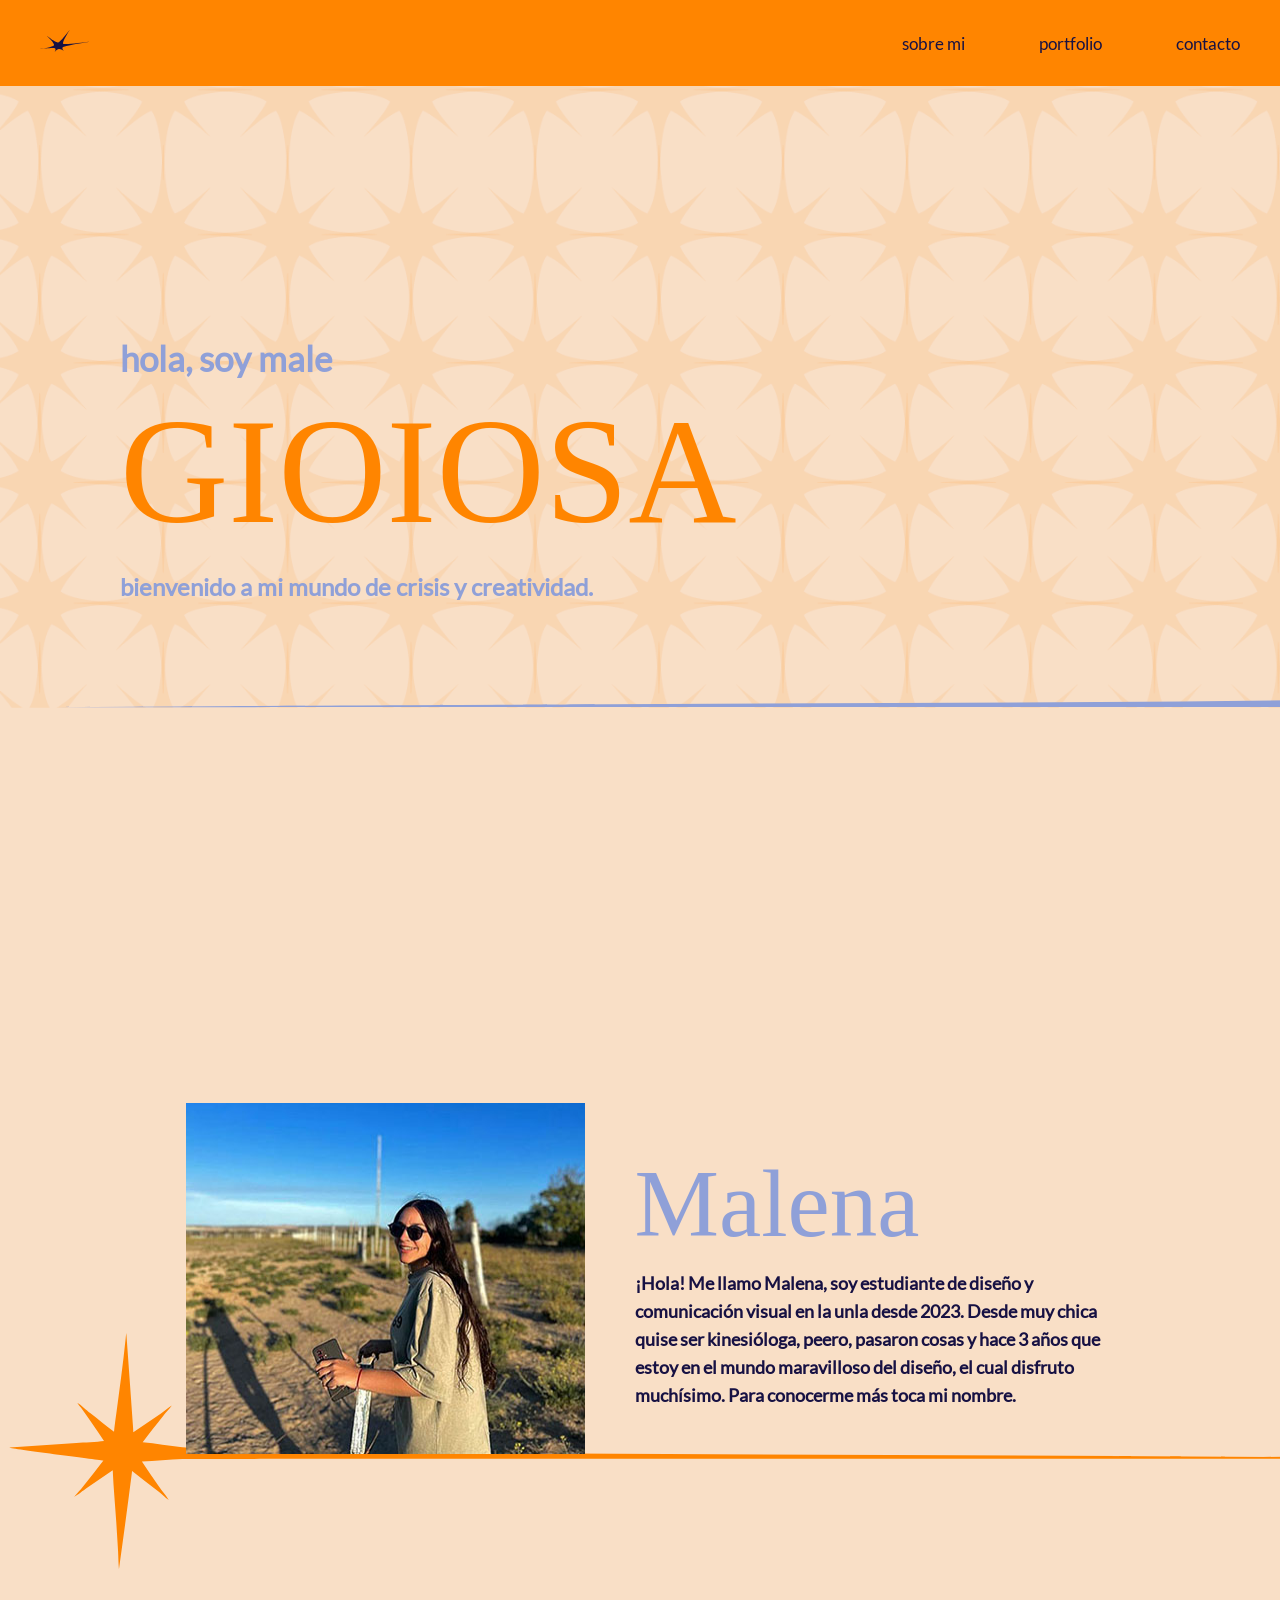
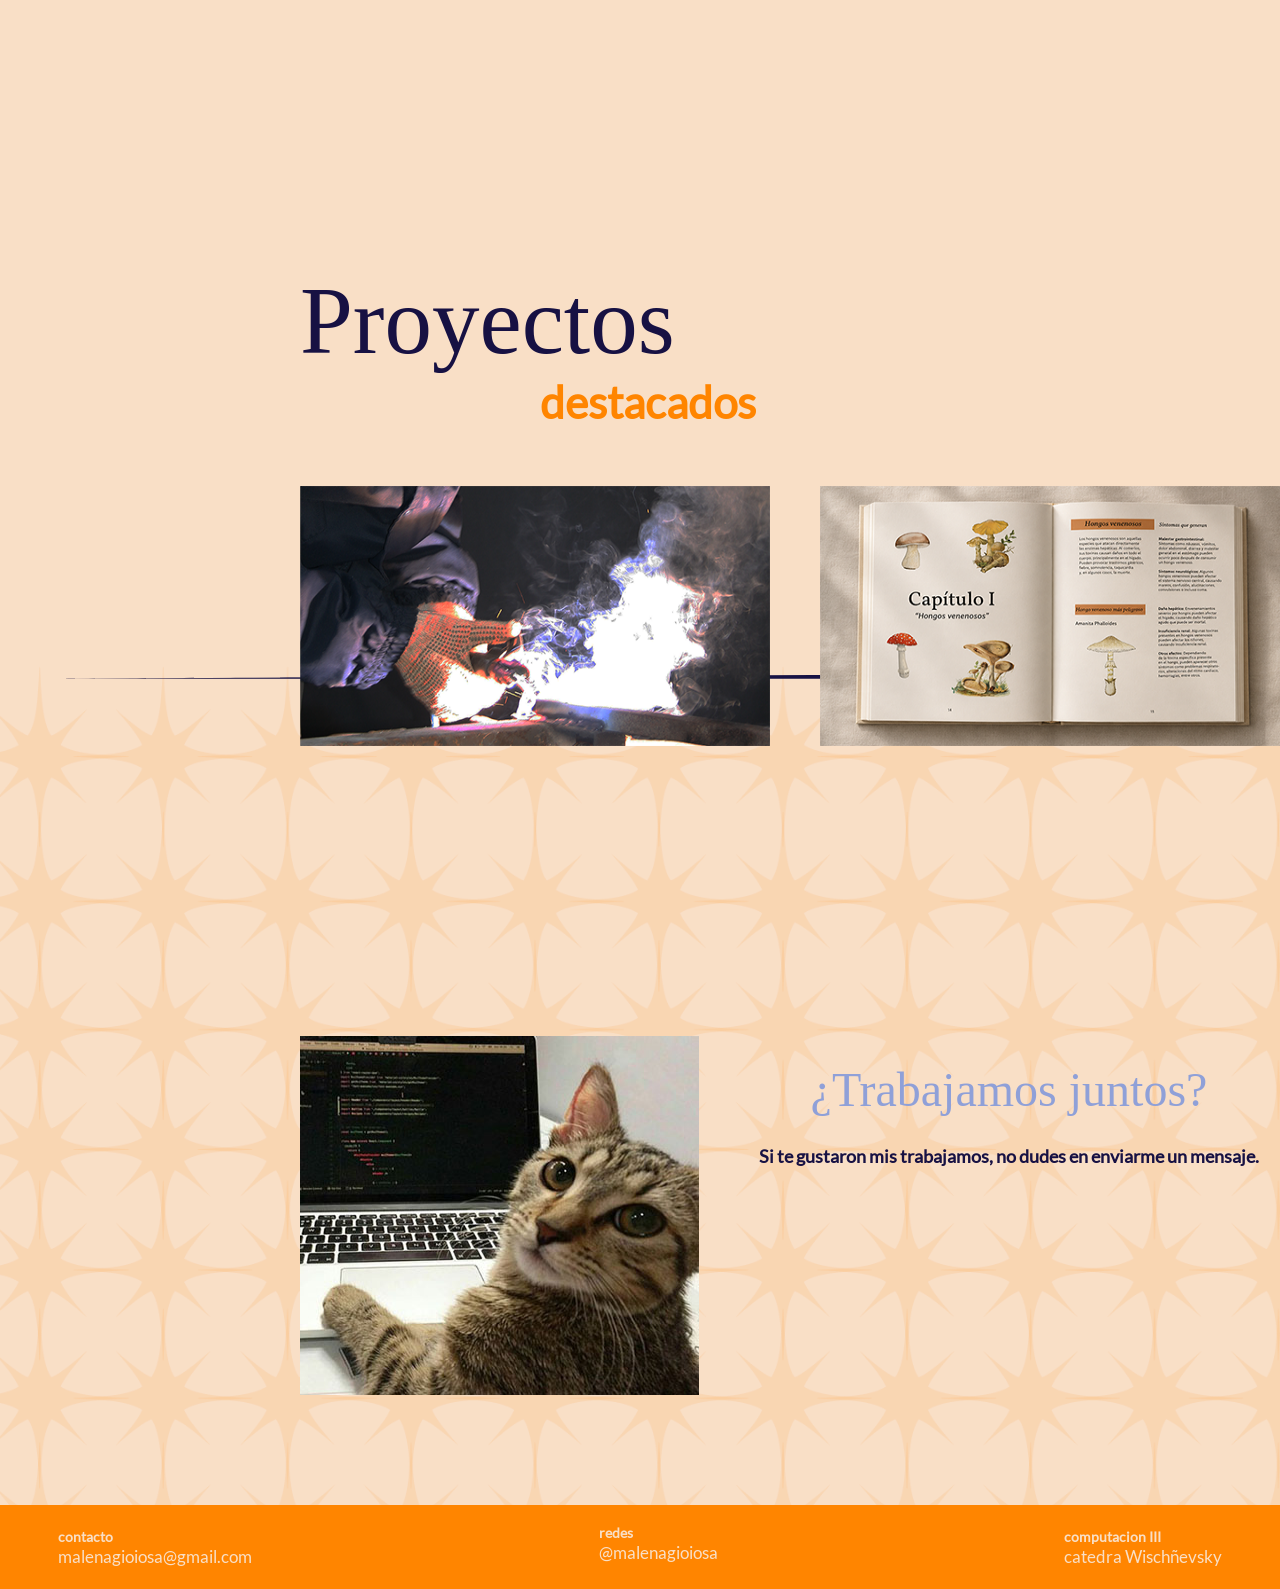
<file: index.html>
<!doctype html>
<html>
  <head>
    <meta charset="utf-8" />
    <title>Gioiosa Malena</title>
    <link rel="stylesheet" href="estilos.css" />
    <link rel="icon" type="image/x-icon" href="favicon.ico" />
    <meta name="viewport" content="width=device-width, initial-scale=1.0">
  </head>

  <body class="inicio">
    <header>
      <nav class="header">
        <a href="index.html">
          <img src="img/svg/logo.svg" alt="logo" width="49" height="82" />
        </a>
        <ul id="botones">
          <li>
            <a href="sobre-mi.html">sobre mi</a>
          </li>
          <li>
            <a href="portfolio.html">portfolio</a>
          </li>
          <li>
            <a href="contacto.html">contacto</a>
          </li>
        </ul>
      </nav>
    </header>

    <main>
      <section class="presentacion">
        <h2>hola, soy male</h2>
        <h1>GIOIOSA</h1>
        <h3>bienvenido a mi mundo de crisis y creatividad.</h3>
      </section>

      <section class="malena">
        <img
          src="img/malena-inicial.jpg"
          alt="fotografia-actual-de-malena"
          width="399"
          height="351"/>
        <article class="male">
          <a class="boton-male" href="sobre-mi.html">Malena</a>
          <p>
            ¡Hola! Me llamo Malena, soy estudiante de diseño y comunicación
            visual en la unla desde 2023. Desde muy chica quise ser kinesióloga,
            peero, pasaron cosas y hace 3 años que estoy en el mundo maravilloso
            del diseño, el cual disfruto muchísimo. Para conocerme más toca mi
            nombre.
          </p>
        </article>
        
      </section>

      <section class="proyectos">
        <a class="boton-proyectos" href="portfolio.html">Proyectos</a>
        <h3 class="dest">destacados</h3>
        <div class="destacado">
          <img
            src="img/fotografia-destacado.png"
            alt="trabajo de fotografia soldadura"
            width="470"
            height="260"
          />
          <img
            src="img/libro-hongos-destacado.png"
            alt="pagina de libro de hongos"
            width="470"
            height="260"
          />
        </div>
      </section>

      <section class="trabajamos-juntos">
        <img
          class="gatito"
          src="img/gato-trabajamos-juntos.jpg"
          alt="gato-utlizando-una-compu"
          width="399"
          height="359"
        />
        <article class="trabajamos">
          <a class="boton-trabajo" href="contacto.html">¿Trabajamos juntos?</a>
          <p>Si te gustaron mis trabajamos, no dudes en enviarme un mensaje.</p>
        </article>
      </section>
    </main>

    <footer>
      <div class="footer-izquierdo">
        <h4>contacto</h4>
        <h5>malenagioiosa@gmail.com</h5>
      </div>
      <div class="footer-medio">
        <h4>redes</h4>
        <h5>@malenagioiosa</h5>
      </div>
      <div class="footer-derecho">
        <h4>computacion III</h4>
        <h5>catedra Wischñevsky</h5>
      </div>
    </footer>
  </body>


</html>
</file>
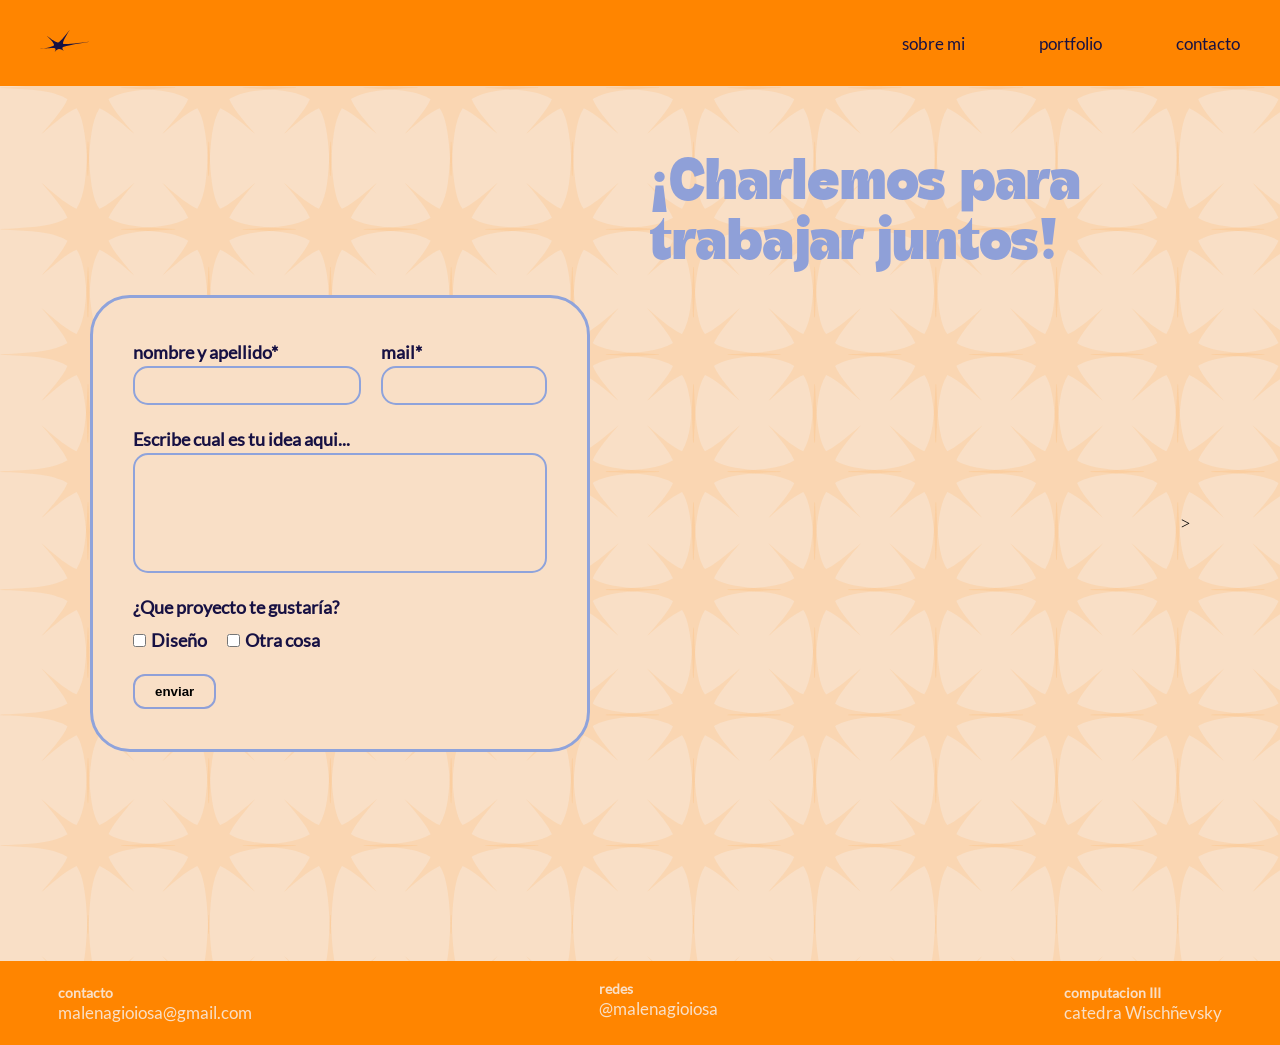
<file: contacto.html>
<!doctype html>
<html>
  <head>
    <meta charset="utf-8" />
    <title>Gioiosa Malena</title>
    <link rel="stylesheet" href="estilos.css" />
    <link rel="icon" type="image/x-icon" href="favicon.ico" />
  </head>

  <body class="fondo-contacto">
    <header>
      <nav>
        <div>
          <a href="index.html">
            <img src="img/svg/logo.svg" alt="logo" width="49" height="82" />
          </a>
        </div>
        <ul id="botones">
          <li>
            <a href="sobre-mi.html">sobre mi</a>
          </li>
          <li>
            <a href="portfolio.html">portfolio</a>
          </li>
          <il>
            <a href="contacto.html">contacto</a>
          </il>
        </ul>
      </nav>
    </header>

    <main id="main-contacto">
      <section class="contacto">
        <form
          method="post"
          action=""
          target="_blank"
          enctype="multipart/form-data"
        >
          <div class="datos">
            <div class="apellido">
              <label for="nombre">nombre y apellido*</label>
              <input
                type="text"
                name="nombre"
                id="nombre"
                maxlength="30"
                required
              />
            </div>
            <div class="email">
              <label for="email">mail*</label>
              <input type="mail" name="mail" id="email" required />
            </div>
          </div>

          <div class="idea">
            <label for="idea">Escribe cual es tu idea aqui...</label>
            <textarea name="idea" id="idea" maxlength="600" required></textarea>
          </div>

          <div class="gustaria">
            <p>¿Que proyecto te gustaría?</p>
            <div class="seleccionar">
              <label class="checkbox"
                ><input type="checkbox" /><span> Diseño</span></label
              >
              <label class="checkbox"
                ><input type="checkbox" /><span> Otra cosa</span></label
              >
            </div>
          </div>

          <input type="submit" class="boton-enviar" value="enviar" />
        </form>

        <h1 class="titulo-contacto">¡Charlemos para trabajar juntos!</h1>
        >
      </section>
    </main>

    <footer>
      <div class="footer-izquierdo">
        <h4>contacto</h4>
        <h5>malenagioiosa@gmail.com</h5>
      </div>
      <div class="footer-medio">
        <h4>redes</h4>
        <h5>@malenagioiosa</h5>
      </div>
      <div class="footer-derecho">
        <h4>computacion III</h4>
        <h5>catedra Wischñevsky</h5>
      </div>
    </footer>
  </body>
</html>
</file>
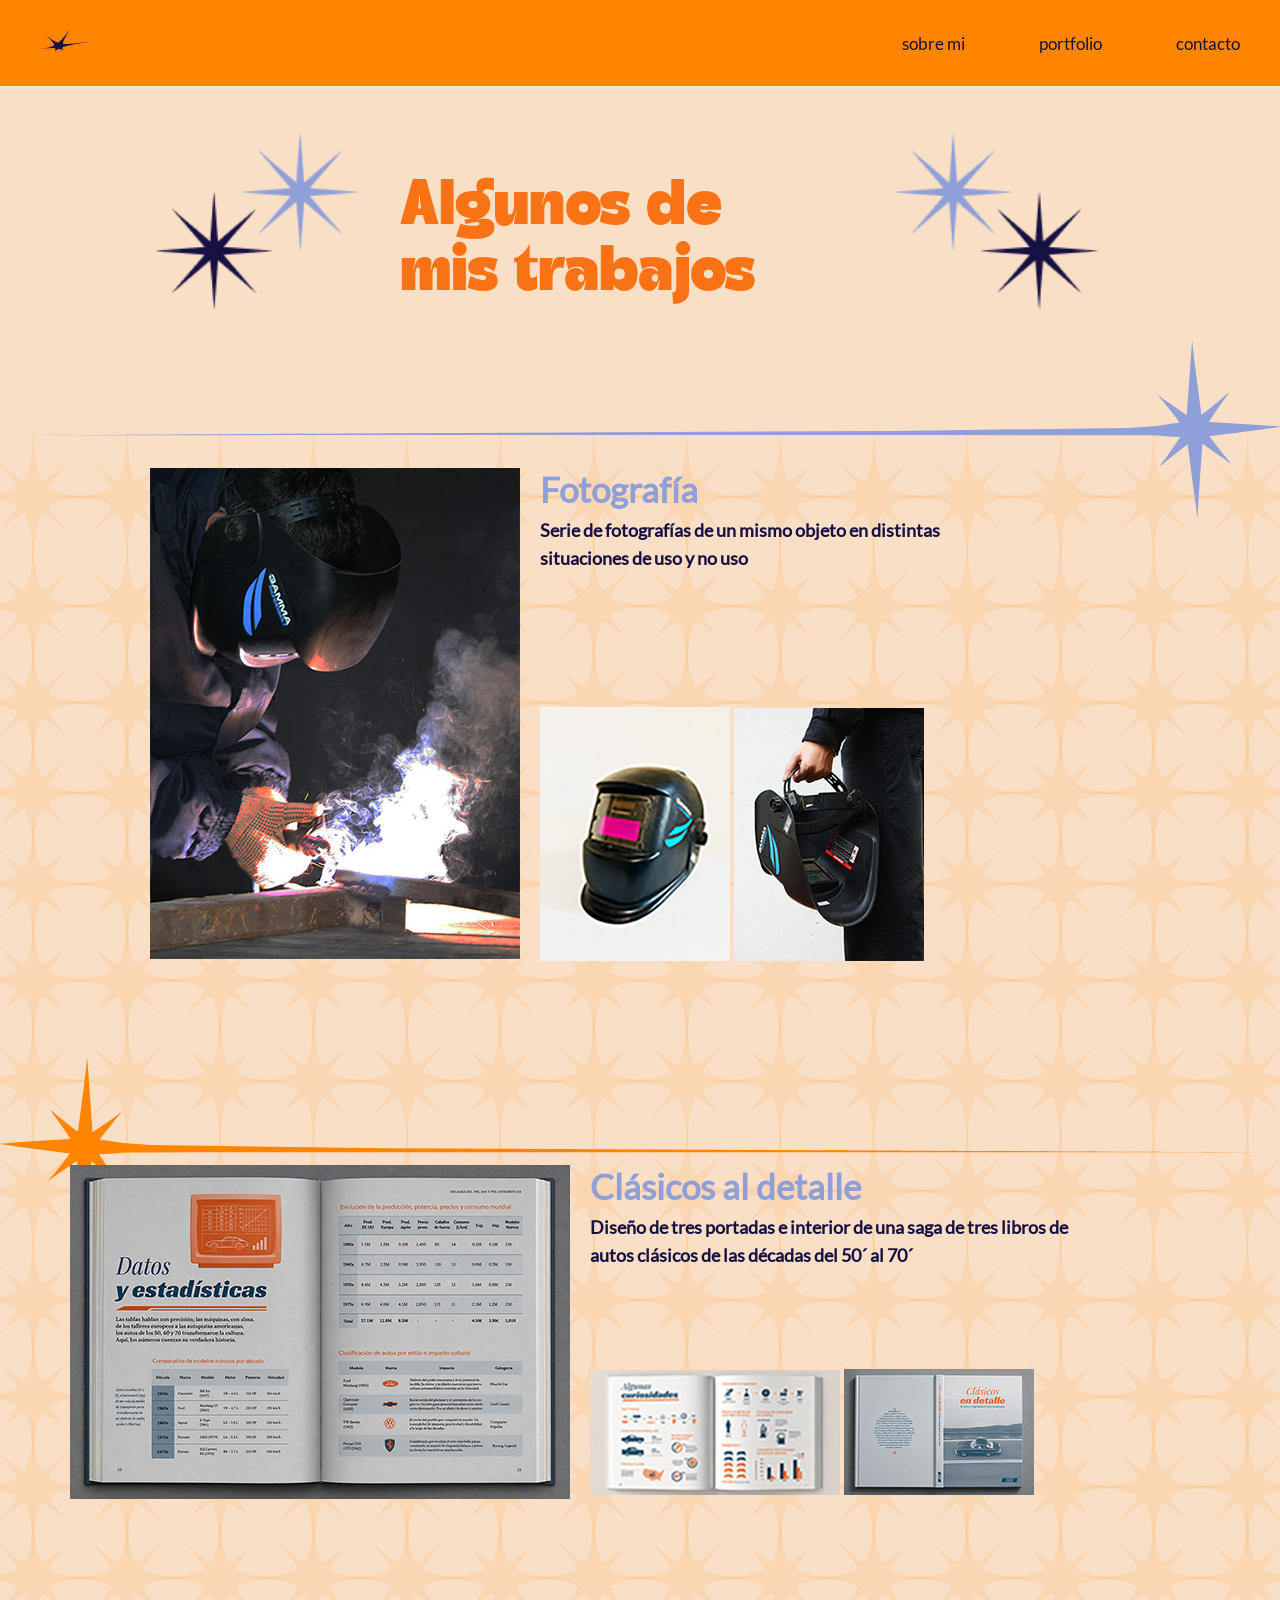
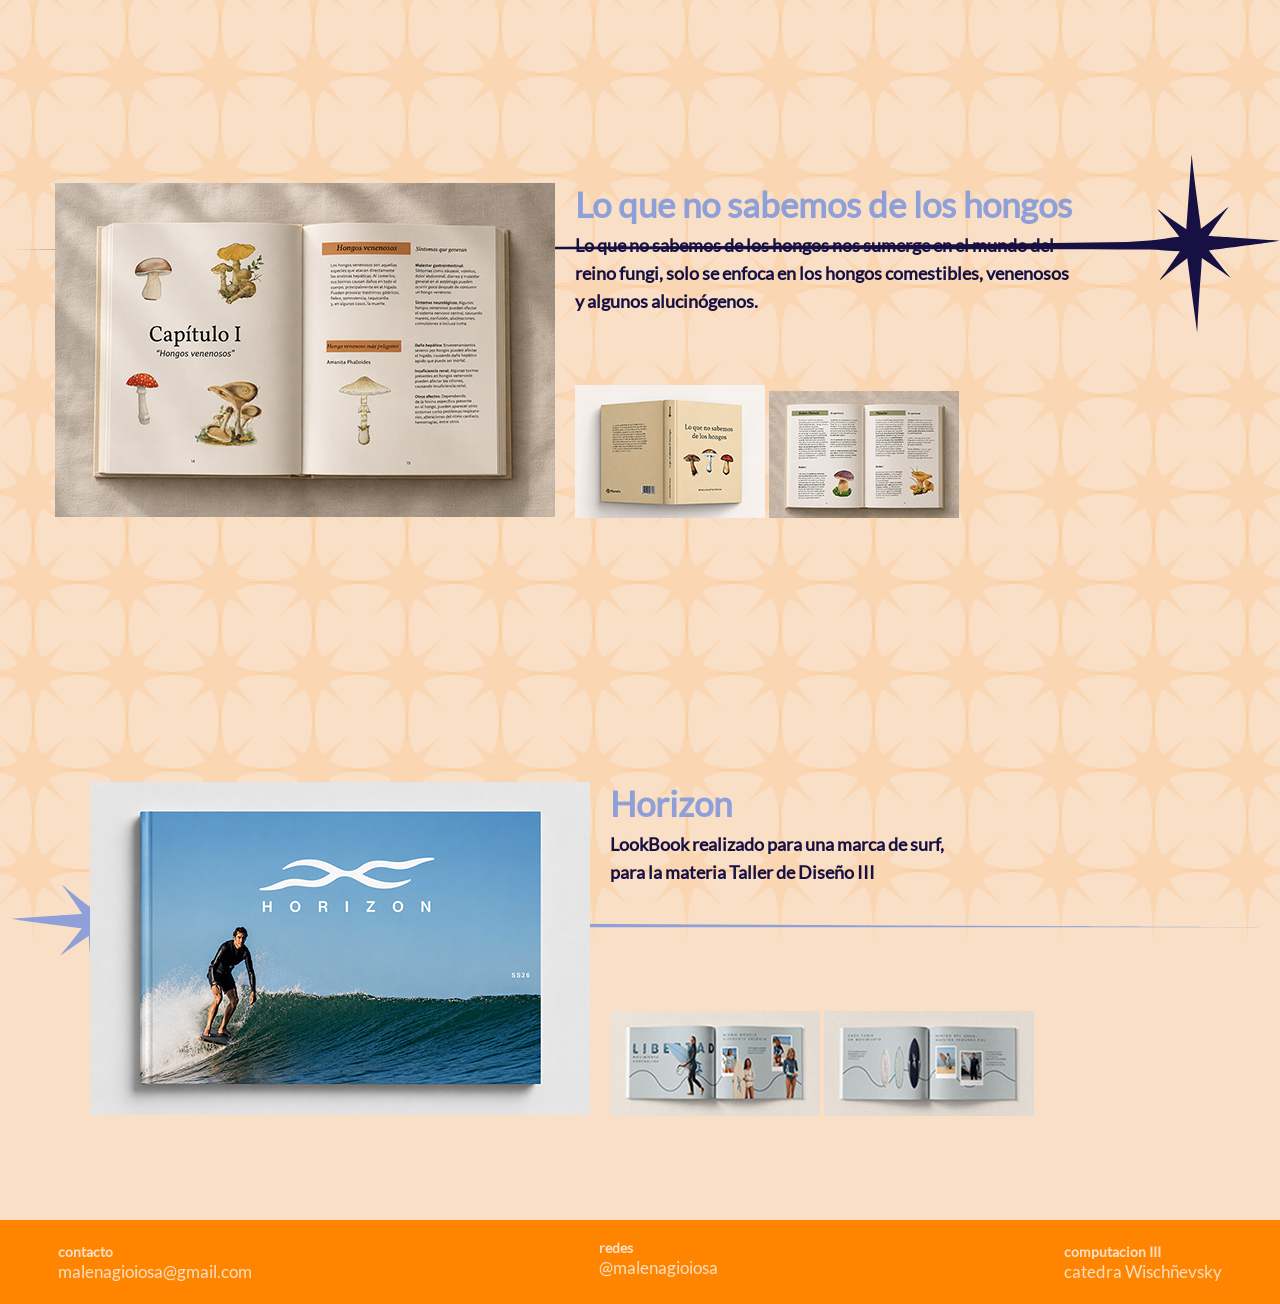
<file: portfolio.html>
<!doctype html>
<html>
  <head>
    <meta charset="utf-8" />
    <title>Gioiosa Malena</title>
    <link rel="stylesheet" href="estilos.css" />
    <link rel="icon" type="image/x-icon" href="favicon.ico" />
    <link
      rel="stylesheet"
      type="text/css"
      href="lightbox/jquery.fancybox.css"
    />
  </head>

  <body class="fondo-portfolio">
    <header>
      <nav>
        <div>
          <a href="index.html">
            <img src="img/svg/logo.svg" alt="logo" width="49" height="82" />
          </a>
        </div>
        <ul id="botones">
          <li>
            <a href="sobre-mi.html">sobre mi</a>
          </li>
          <li>
            <a href="portfolio.html">portfolio</a>
          </li>
          <il>
            <a href="contacto.html">contacto</a>
          </il>
        </ul>
      </nav>
    </header>

    <main>
      <section id="proyectos">
        <h1 class="titulo">Algunos de mis trabajos</h1>

         <!-- galeria -->
            <article id="galeria-proyectos">
                <a href="img/grandes/fotografia2-grande.jpg" data-fancybox="gallery" data-caption="Proyecto 1 - fotografia">
                    <img src="img/media/fotografia-media-thumbnail.jpg" alt="Proyecto 1 - fotografia" />
                </a>

                <div class="columna derechas">
                <article class="info-proyectos">
                    <h2>Fotografía</h2>
                    <p>Serie de fotografías de un mismo objeto 
                    en distintas situaciones de uso y no uso</p>
                </article>
                <div class="gap">
                <a href="img/grandes/fotografia-grande.jpg" data-fancybox="gallery" data-caption="Proyecto 1 - fotografia">
                    <img class="pequeñas" src="img//chica/fotografia-chica-thumbnail.jpg" alt="Proyecto 1 - fotografia" />
                </a>
                <a href="img/grandes/fotografia3-grande.jpg" data-fancybox="gallery" data-caption="Proyecto 1 - fotografia">
                    <img class="pequeñas" src="img/chica/fotografia3-chica-thumbnail.jpg" alt="Proyecto 1 - fotografia" />
                </a>
                </div>
                </div>
            </article>

            <article id="galeria-proyectos2">
                <a href="img/grandes/clasicos2-grande.jpg" data-fancybox="gallery" data-caption="Proyecto 2 - clasicos">
                    <img src="img/media/clasicos2-media.jpg" alt="Proyecto 2 - clasicos" />
                </a>

                <div class="columna derechas">
                <div class="info-proyectos2">
                <h2>Clásicos al detalle</h2>
                <p>Diseño de tres portadas e interior de una saga de tres libros de autos clásicos de las décadas del 50´ al 70´</p>
              </div>
              <div class="gap">
                <a href="img/grandes/clasicos1-grande.jpg" data-fancybox="gallery" data-caption="Proyecto 2 - clasicos">
                    <img class="pequeñas2" src="img/chica/clasicos1-chica-thumbnail.jpg" alt="Proyecto 2 - clasicos" />
                </a>
                <a href="img/grandes/clasicos3-grande.jpg" data-fancybox="gallery" data-caption="Proyecto 2 - clasicos">
                    <img class="pequeñas2"src="img/chica/clasicos3-chica-thumbnail.jpg" alt="Proyecto 2 - clasicos" />
                </a>
              </div>
              </div>
            </article>

            <article id="galeria-proyectos3">
                <a href="img/grandes/hongos1-grande.jpg" data-fancybox="gallery" data-caption="Proyecto 3 - Libro hongos">
                    <img src="img/media/hongos1.png" alt="Proyecto 3 - Libro hongos" />
                </a>

                <div class="columna derechas">
                <div class="info-proyectos3">
                  <h2> Lo que no sabemos de los hongos</h2>
                  <p class="texto">Lo que no sabemos de los hongos nos sumerge en el mundo del reino fungi, solo se enfoca en los hongos comestibles, venenosos y algunos alucinógenos.</p>
                </div>
                <div class="gap">
                  <a href="img/grandes/hongos2-grande.jpg" data-fancybox="gallery" data-caption="Proyecto 3 - Libro hongos">
                    <img class="pequeñas3" src="img/chica/hongos2-chica-thumbnail.jpg" alt="Proyecto 3 - Libro hongos" />
                  </a>
                  <a href="img/grandes/hongos3-grande.jpg" data-fancybox="gallery" data-caption="Proyecto 3 - Libro hongos">
                    <img class="pequeñas3" src="img/chica/hongos3-chica-thumbnail.jpg" alt="Proyecto 3 - Libro hongos" />
                  </a>
                  </div>
                </div>
            </article>

            <article id="galeria-proyectos4">
                <a href="img/grandes/horizon1-grande.jpg" data-fancybox="gallery" data-caption="Proyecto 4 - horizon">
                    <img src="img/media/horizon.png" alt="Proyecto 4 - horizon" />
                </a>

                <div class="columna derechas">
                <div class="info-proyectos4">
                  <h2>Horizon</h2>
                 <p>LookBook realizado para una marca de surf, <br> para la materia Taller de Diseño III</p>
                </div>
                <div class="gap"></div>
                 <a href="img/grandes/horizon2-grande.jpg" data-fancybox="gallery" data-caption="Proyecto 4 - horizon">
                    <img  class="pequeñas4"src="img/chica/horizon2-chica-thumbnail.jpg" alt="Proyecto 4 - horizon" />
                </a>
                <a href="img/grandes/horizon3-grande.jpg" data-fancybox="gallery" data-caption="Proyecto 4 - horizon">
                    <img class="pequeñas4" src="img/chica/horizon3-chica-thumbnail.jpg" alt="Proyecto 4 - horizon" />
                </a>
                </div>
                </div>
            </article>

      </section>
    </main>

    <footer>
      <div class="footer-izquierdo">
        <h4>contacto</h4>
        <h5>malenagioiosa@gmail.com</h5>
      </div>
      <div class="footer-medio">
        <h4>redes</h4>
        <h5>@malenagioiosa</h5>
      </div>
      <div class="footer-derecho">
        <h4>computacion III</h4>
        <h5>catedra Wischñevsky</h5>
      </div>
    </footer>

    <script src="lightbox/jquery.min.js"></script>
    <script src="lightbox/jquery.fancybox.js"></script>
  </body>
</html>
</file>
<file: estilos.css>
/* CSS DOCUMENT */
@charset "UTF-8"; 

@font-face {
    font-family: Lactos;
    src: url(fuentes/dxlactos-regular-free-personal-use.otf);
    font-weight: normal;
    font-style: normal;
}

@font-face {
    font-family: lato;
    src: url(fuentes/lato-regular.ttf);
    font-weight: normal;
    font-style: normal;
}

h1{
    color: #FF8500;
    text-align: left;
    font-family: "Dx Lactos - Free Persoanl Use";
    font-size: 150px;
    font-style: normal;
    font-weight: 200;
    line-height: normal;
    margin: 0 0 15px 0px;

}

h2{
    color: #8FA0D8;
    font-family: Lato;
    font-size: 35px;
    font-style: normal;
    font-weight: 700;
    line-height: normal;
    margin: 0px 0px 6px 0px;
}

h3{
    color: #8FA0D8;
    font-family: Lato;
    font-size: 24px;
    font-style: normal;
    font-weight: 700;
    line-height: normal;
    margin: 0 20 80px 0px;
}

p{
    color: #171143;
    font-family: Lato;
    font-size: 18px;
    font-style: normal;
    font-weight: 700;
    line-height: 28px
}

label{
    color: #171143;
    font-family: Lato;
    font-size: 18px;
    font-style: normal;
    font-weight: 700;
    line-height: 28px
}

.inicio{
    background-image: url(img/svg/fondo-index3.svg);
    background-repeat: no-repeat;
    background-size: cover;
}

.fondo-contacto{
    background-image: url(img/svg/fondo-contacto.svg);
    background-repeat: no-repeat;
    background-size: cover;
}

.fondo-sobremi{
    background-image: url(img/svg/fondo.-sobremi.svg);
    background-repeat: no-repeat;
    background-size: cover;
}

.fondo-portfolio{
    background-image: url(img/svg/fondo-portfolio.svg);
    background-repeat: no-repeat;
    background-size: cover;
}

body{
    background-color: #F9DFC6;
}

header{
    display: flex;
    padding: 0px;
    background: #FF8500;
}

header nav{
    display: flex;
    width: 1681px;
    justify-content: space-between;
    align-items: center;
    padding: 0px 40px;
}

#botones{
    display: flex;
    align-items: center;
    gap: 74px;
    list-style: none;
}

#botones a{
    color: #171143;
    font-family: "lato",sans-serif;
    font-size: 17px;
    font-weight: 400;
    text-decoration: none;
    list-style: none;
}

footer{
    display: flex;
    height: 84px;
    padding: 40px 58px;
    align-items: center;
    background: #FF8500;
    justify-content: space-between;
    box-sizing: border-box;
    line-height: 20px;
    color: #F9DFC6;
    font-family: Lato;
    font-size: 14px;
    font-style: normal;
    gap: 100px;
    }

.footer-izquierdo{
text-align: left;
}

.footer-medio{
    text-transform: lowercase;
    margin: 0px 0px 8px 0px;
    
}

.footer p{
    color: #F9DFC6;
    font-family: Lato;
    font-size: 8px;
    font-style: normal;
    gap: 50px;
}

*{
    margin: 0px;
    padding: 0px;
}

.presentacion{
    display: flex;
    flex-direction: column;
    justify-content: center;
    align-items: flex-start; 
    height: 85vh;
    padding-left: 120px;
}

.malena{
   display: flex;
   flex-direction: row;
    align-items: center;
    justify-content: center;
    gap: 50px;
    padding-left: 40px;
    height: 95vh;
}

.male{
    display: flex;
    flex-direction: column;
    justify-content: center;
    max-width: 500px;
}

.boton-male{
    color:#8FA0D8;
    font-family: "Dx Lactos - Free Persoanl Use";
    font-size: 95px;
    font-style: normal;
    line-height: normal;
    width: 250px;
    height: 120px;
    text-decoration: none;
}

.boton-proyectos{
    color:#171143;
    font-family: "Dx Lactos - Free Persoanl Use";
    font-size: 95px;
    margin-left: 180px;
}

.proyectos{
    display: flex;
    flex-direction: column;
    justify-content: center;
    align-items: flex-start; 
    padding-left: 120px;
    margin-top: 160px;
}

.dest{
    color: #FF8500;
    font-family: Lato;
    font-size: 44px;
    font-style: normal;
    font-weight: 600;
    line-height: normal;
    margin-left: 420px;
    height: 20px;
}

.destacado{
    display: flex;
    height: 440px;
    align-items: center;
    gap: 50px;
    margin-left: 180px;
}

h5{
    color: #F9DFC6;
    font-family: Lato;
    font-size: 17px;
    font-style: normal;
    font-weight: 200;
    gap: 80px;
}

.au{
    color: #FF8500;
    font-family: Lactos;
    font-size: 24px;
    font-size: normal;
    font-weight: 90;
    line-height: 0px;
}

.trabajamos-juntos{
    display: inline-flex;
    align-items: flex-start;
    gap: 60px;
    margin-left: 300px;
    margin-top: 200px;
    margin-bottom: 110px;
}

.boton-trabajo{
    color: #8FA0D8;
    font-family: "Dx Lactos - Free Persoanl Use";
    font-size: 48px;
    font-style: normal;
    font-weight: 400;
    line-height: normal;
    display: flex;
    height: 106px;
    justify-content: center;
    align-items: center;
    align-self: stretch;
    text-decoration: none;
}

.contacto{
    display:flex;
    flex-direction: row;
    flex-wrap:nowrap;
    align-items: center;
    justify-content: center;
    gap: 60px;
    max-width: 1100px;
    margin: 50px auto;
    padding: 20px;
}

.contacto form{
    display: flex;
    flex-direction: column;
    gap: 20px;
    border: 3px solid #8fa3db;
    border-radius: 40px;
    padding: 40px;
    width: 100%;
    max-width: 500px;
    box-sizing: border-box;
    background-color: #F9DFC6;
}

.datos{
    display: flex;
    flex-direction: row;
    gap: 20px;
    width: 100%;
    background-color: #F9DFC6;
}

.email{
    display: flex;
    flex-direction: column;
    width: 60%;
    background-color: #F9DFC6;
}

.apellido input, .email input, .idea textarea {
  border: 2px solid #8fa3db;
  border-radius: 15px;
  background-color: #F9DFC6;
  padding: 10px;
  outline: none;
  width: 100%;
  box-sizing: border-box;
}

.idea{
    display: flex;
    flex-direction: column;
}

.idea textarea{
    height: 120px;
    resize: none;
}

.seleccionar{
    display: flex;
    flex-direction: row;
    gap: 20px;
    margin-top: 5px;
}

.checkbox{
    display: flex;
    align-items: center;
    gap: 5px;
}

.boton-enviar{
    align-self: flex-start;
    border: 2px solid #8FA0D8;
    border-radius: 12px;
    background-color: transparent;
    padding: 8px 20px;
    font-weight: bold;
    cursor: pointer;
}

.titulo-contacto{
    display: flex;
    color: #8FA0D8;
    font-family: "Lactos";
    font-size: 54px;
    font-style: normal;
    font-weight: 400;
    line-height: normal;
    height: 80vh;
}

.sobre-mi{
    display: flex;
    flex-direction: row;
    align-items: center;
    gap: 50;
    max-width: 1100px;
    margin: 50px;
    padding: 0px 20px; 
}

.imagen{
    width: 453px;
    height: auto;
}

.mas-sobre-mi{
    color: #8FA0D8;
    font-family: "Dx Lactos - Free Persoanl Use";
    font-size: 44px;
    font-style: normal;
    font-weight: 400;
    line-height: normal;
    margin: 0px 0px 15px 0px;
    padding-left: 60px;
}

.contenedor-medio{
    display: flex;
    flex-direction: row;
    justify-content: space-between;
    align-items: flex-start;
    max-width: 1100px;
    margin: 60px;
    padding: 0px 20px;
    gap: 50px;
}

.audio, .programas{
    display: flex;
    flex-direction: column;
    gap: 30px;
}

.flex-container{
    display: flex;
    justify-content: center;
    gap: 25px;
    max-width: 1100px;
    margin: 60px;
    padding: 0px 20px;
}

.flex-item{
    width: 516px;
    height: 422px;
    border: 3px solid #f97316;
    border-radius: 25px;
    padding: 62px 41px;
    background-color: transparent;
    box-sizing: border-box;
    display: flex;
    flex-direction: column;
    display: flex;
    justify-content: center;
    align-items: left;
    gap: 25px;
    background-color: antiquewhite;
}

h6{
    color: #8FA0D8;
    font-family: Lactos;
    font-size: 30px;
    font-style: normal;
    font-weight: 400;
    line-height: normal;
}

h7{
    color: #f97316;
    font-family: Lato;
    font-size: 20px;
    font-style: normal;
    font-weight: 700;
    line-height: normal;
}

a{
    text-decoration: none;
}

.titulo{
    color:#f97316;
    font-family: Lactos;
    font-size: 60px;
    font-style: normal;
    font-weight: 500;
    line-height: normal;
    max-width: 400px;
    justify-content: center;
    margin-left: 400px;
    margin-top: 90px;
}


#galeria-proyectos{
  display: flex;
  flex-direction: row;
  align-items: flex-start;
  gap: 20px;
  margin-left: 150px; 
  margin-bottom: 15;
  margin-top: 160px;
}

.pequeñas{
   margin-top: 135px;
}

.pequeñas2{
    margin-top: 100px;
}

.info-proyectos{
  max-width: 400px;
}

#galeria-proyectos2{
  display: flex;
  flex-direction: row;
  align-items: flex-start;
  gap: 20px;
  margin-left: 70px;
  margin-top: 200px;
}

.columna-derecha{
  display: flex;
  flex-direction: column; 
  gap: 0px;
}

.info-proyectos2{
    max-width: 500px;
}

#galeria-proyectos3{
  display: flex;
  flex-direction: row;
  align-items: flex-start;
  gap: 20px;
  margin-left: 55px;
  margin-bottom: 15;
  margin-top: 80px;
  margin-top: 280px;
}

.texto{
    max-width: 500px;
}

.pequeñas3{
   margin-top: 70px;
}

#galeria-proyectos4{
  display: flex;
  flex-direction: row;
  align-items: flex-start;
  gap: 20px;
  margin-left: 90px; 
  margin-bottom: 100px;
  margin-top: 260px;
  margin
}

.pequeñas4{
   margin-top: 125px;
}

.gap{
    gap: 60px;
}

@media screen and (max-width:768px) {
#botones {
    display: flex;
    flex-direction: column;
    text-align: center;
    padding: 0;
  }

  .malena, .trabajamos-juntos {
    flex-direction: column;
    text-align: center;
  }

  .destacado {
    flex-direction: column; 
    align-items: center;
  }

  .destacado img {
    max-width: 100%;
    height: auto;
  }

  footer {
    flex-direction: column; 
    text-align: center;
    gap: 15px;
  }
}
</file>
